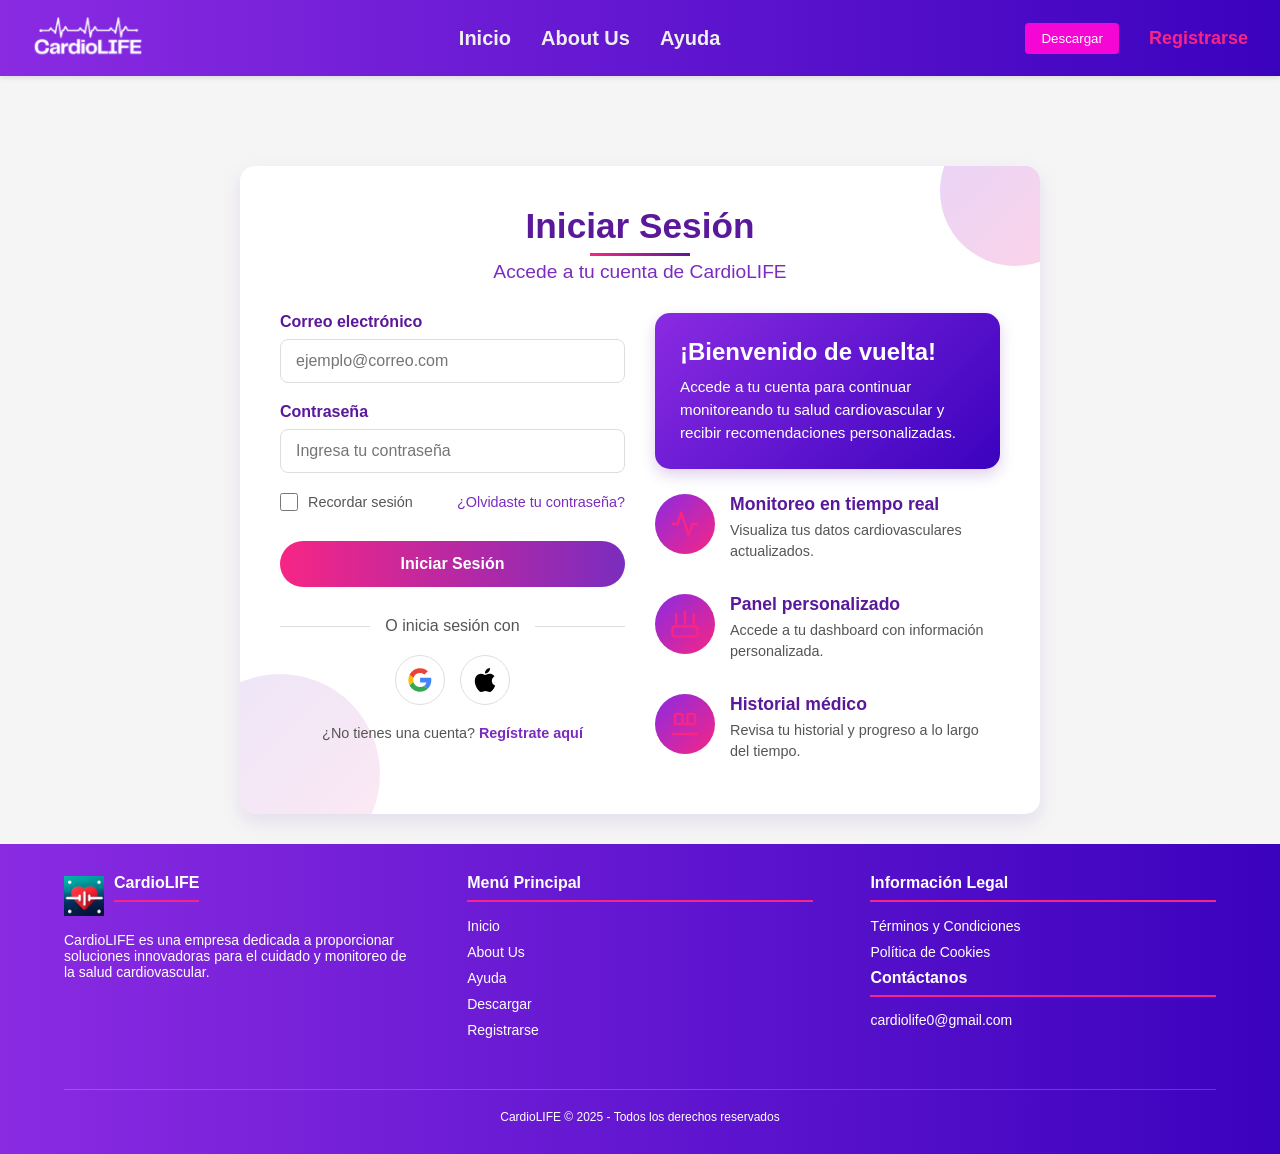
<file: CardioLIFE/html/inicio_sesion.html>
<!DOCTYPE html>
<html lang="en">
<head>
    <meta charset="UTF-8">
    <meta name="viewport" content="width=device-width, initial-scale=1.0">
    <link rel="preconnect" href="https://fonts.googleapis.com">
    <link rel="preconnect" href="https://fonts.gstatic.com" crossorigin>
    <link href="https://fonts.googleapis.com/css2?family=PT+Sans:ital,wght@0,400;0,700;1,400;1,700&display=swap" rel="stylesheet">
    <link rel="stylesheet" href="../css/inicio_sesion.css">
    <link rel="stylesheet" href="../css/style.css">
    <title>Iniciar Sesión | CardioLIFE</title>
</head>
<body>
    <div id="preloader">
        <div class="spinner"></div>
    </div>

    <!-- Header -->
    <header class="header">
        <div class="header-main">
            <div class="logo">
                <a href="index.html">
                    <img src="../Imagenes CardioLIFE/Cardio-Life-Logo-Sin-Fondo.png" alt="Logo de CardioLIFE">
                </a>
            </div>
            <div class="mobile-actions">
                <div class="menu-toggle" id="menuToggle">
                    <span></span>
                    <span></span>
                    <span></span>
                </div>
            </div>
        </div>
        <nav class="desktop-nav">
            <ul class="nav-menu">
                <li><a href="index.html">Inicio</a></li>
                <li><a href="about_us.html">About Us</a></li>
                <li><a href="#">Ayuda</a></li>
            </ul>
        </nav>
        <div class="user-actions">
            <button class="download-btn">Descargar</button>
            <div class="auth-links">
                <a href="registro.html" class="register">Registrarse</a>
            </div>
        </div>

        <!-- Menu para moviles y tablets -->
        <div class="mobile-menu" id="mobileMenu">
            <ul>
                <li><a href="index.html">Inicio</a></li>
                <li><a href="about_us.html">About Us</a></li>
                <li><a href="#">Ayuda</a></li>
                <li><a href="#"><strong>Descargar</strong></a></li>
            </ul>
            <div class="auth-links-mobile">
                <li><a href="registro.html" class="register">Registrarse</a></li>
            </div>
        </div>
    </header>

    <main>
        <section class="login-section">
            <div class="login-header">
                <h1 class="login-title">Iniciar Sesión</h1>
                <p class="login-subtitle">Accede a tu cuenta de CardioLIFE</p>
            </div>

            <div class="login-content">
                <div class="form-column">
                    <form id="loginForm" action="#" method="post">
                        <div class="form-group">
                            <label for="email" class="form-label">Correo electrónico</label>
                            <input type="email" id="email" name="email" class="form-input" placeholder="ejemplo@correo.com" required>
                        </div>

                        <div class="form-group">
                            <label for="password" class="form-label">Contraseña</label>
                            <input type="password" id="password" name="password" class="form-input" placeholder="Ingresa tu contraseña" required>
                        </div>

                        <div class="login-options">
                            <div class="form-checkbox-group">
                                <input type="checkbox" id="rememberCheck" name="rememberCheck" class="form-checkbox">
                                <label for="rememberCheck" class="form-checkbox-label">
                                    Recordar sesión
                                </label>
                            </div>
                            <a href="#" class="forgot-password">¿Olvidaste tu contraseña?</a>
                        </div>

                        <button type="submit" class="form-button">Iniciar Sesión</button>
                    </form>

                    <div class="social-login">
                        <div class="social-login-title">
                            <span>O inicia sesión con</span>
                        </div>
                        <div class="social-buttons">
                            <button class="social-button" aria-label="Iniciar sesión con Google">
                                <img src="../Imagenes CardioLIFE/google.svg" alt="google logo" class="google-img img-login">
                            </button>

                            <button class="social-button" aria-label="Iniciar sesión con Apple">
                                <img src="../Imagenes CardioLIFE/apple.svg" alt="apple logo" class="apple-img img-login">
                            </button>
                        </div>
                    </div>

                    <div class="register-link">
                        ¿No tienes una cuenta? <a href="registro.html">Regístrate aquí</a>
                    </div>
                </div>

                <div class="info-column">
                    <div class="login-card">
                        <h3>¡Bienvenido de vuelta!</h3>
                        <p>Accede a tu cuenta para continuar monitoreando tu salud cardiovascular y recibir recomendaciones personalizadas.</p>
                    </div>
                    <div class="login-features">
                        <div class="feature-item">
                            <div class="feature-icon">
                                <svg xmlns="http://www.w3.org/2000/svg" width="24" height="24" viewBox="0 0 24 24" fill="none" stroke="#f72585" stroke-width="2" stroke-linecap="round" stroke-linejoin="round">
                                    <path d="M22 12h-4l-3 9L9 3l-3 9H2"></path>
                                </svg>
                            </div>
                            <div class="feature-content">
                                <h4>Monitoreo en tiempo real</h4>
                                <p>Visualiza tus datos cardiovasculares actualizados.</p>
                            </div>
                        </div>
                        <div class="feature-item">
                            <div class="feature-icon">
                                <svg xmlns="http://www.w3.org/2000/svg" width="24" height="24" viewBox="0 0 24 24" fill="none" stroke="#f72585" stroke-width="2" stroke-linecap="round" stroke-linejoin="round">
                                    <path d="M12 2v10M5 4v8M19 4v8"></path>
                                    <rect x="2" y="14" width="20" height="8" rx="2"></rect>
                                </svg>
                            </div>
                            <div class="feature-content">
                                <h4>Panel personalizado</h4>
                                <p>Accede a tu dashboard con información personalizada.</p>
                            </div>
                        </div>
                        <div class="feature-item">
                            <div class="feature-icon">
                                <svg xmlns="http://www.w3.org/2000/svg" width="24" height="24" viewBox="0 0 24 24" fill="none" stroke="#f72585" stroke-width="2" stroke-linecap="round" stroke-linejoin="round">
                                    <path d="M4 12h8M4 12V5.5C4 4.67 4.4 4 5 4h4c.6 0 1 .67 1 1.5V12"></path>
                                    <path d="M12 12h8M20 12V5.5c0-.83-.4-1.5-1-1.5h-4c-.6 0-1 .67-1 1.5V12"></path>
                                    <path d="M2 20h20"></path>
                                </svg>
                            </div>
                            <div class="feature-content">
                                <h4>Historial médico</h4>
                                <p>Revisa tu historial y progreso a lo largo del tiempo.</p>
                            </div>
                        </div>
                    </div>
                </div>
            </div>
        </section>
    </main>

    <!-- Footer -->
    <footer>
        <div class="footer-container">
            <div class="footer-column">
                <div class="footer-logo">
                    <img src="../Imagenes CardioLIFE/Icono app CardioLIFE.jpg" alt="CardioLIFE Logo">
                    <h3>CardioLIFE</h3>
                </div>
                <p class="footer-about">
                    CardioLIFE es una empresa dedicada a proporcionar soluciones innovadoras para el cuidado y monitoreo de la salud cardiovascular.
                </p>
            </div>

            <div class="footer-column">
                <h3>Menú Principal</h3>
                <ul class="footer-menu">
                    <li><a href="index.html">Inicio</a></li>
                    <li><a href="about_us.html">About Us</a></li>
                    <li><a href="#">Ayuda</a></li>
                    <li><a href="#">Descargar</a></li>
                    <li><a href="registro.html">Registrarse</a></li>
                </ul>
            </div>

            <div class="footer-column">
                <h3>Información Legal</h3>
                <ul class="footer-menu">
                    <li><a href="terminos.html">Términos y Condiciones</a></li>
                    <li><a href="cookies.html">Política de Cookies</a></li>
                </ul>
                <div class="footer-contact">
                    <h3>Contáctanos</h3>
                    <p style="font-size: 14px; margin-bottom: 5px;">cardiolife0@gmail.com</p>
                    <p style="font-size: 14px;">+57 321 456 7890</p>
                </div>
            </div>

            <div class="footer-bottom">
                CardioLIFE © 2025 - Todos los derechos reservados
            </div>
        </div>
    </footer>

    <script src="../js/scripts.js"></script>
    <script src="../js/inicio_sesion.js"></script>

</body>
</html>
</file>
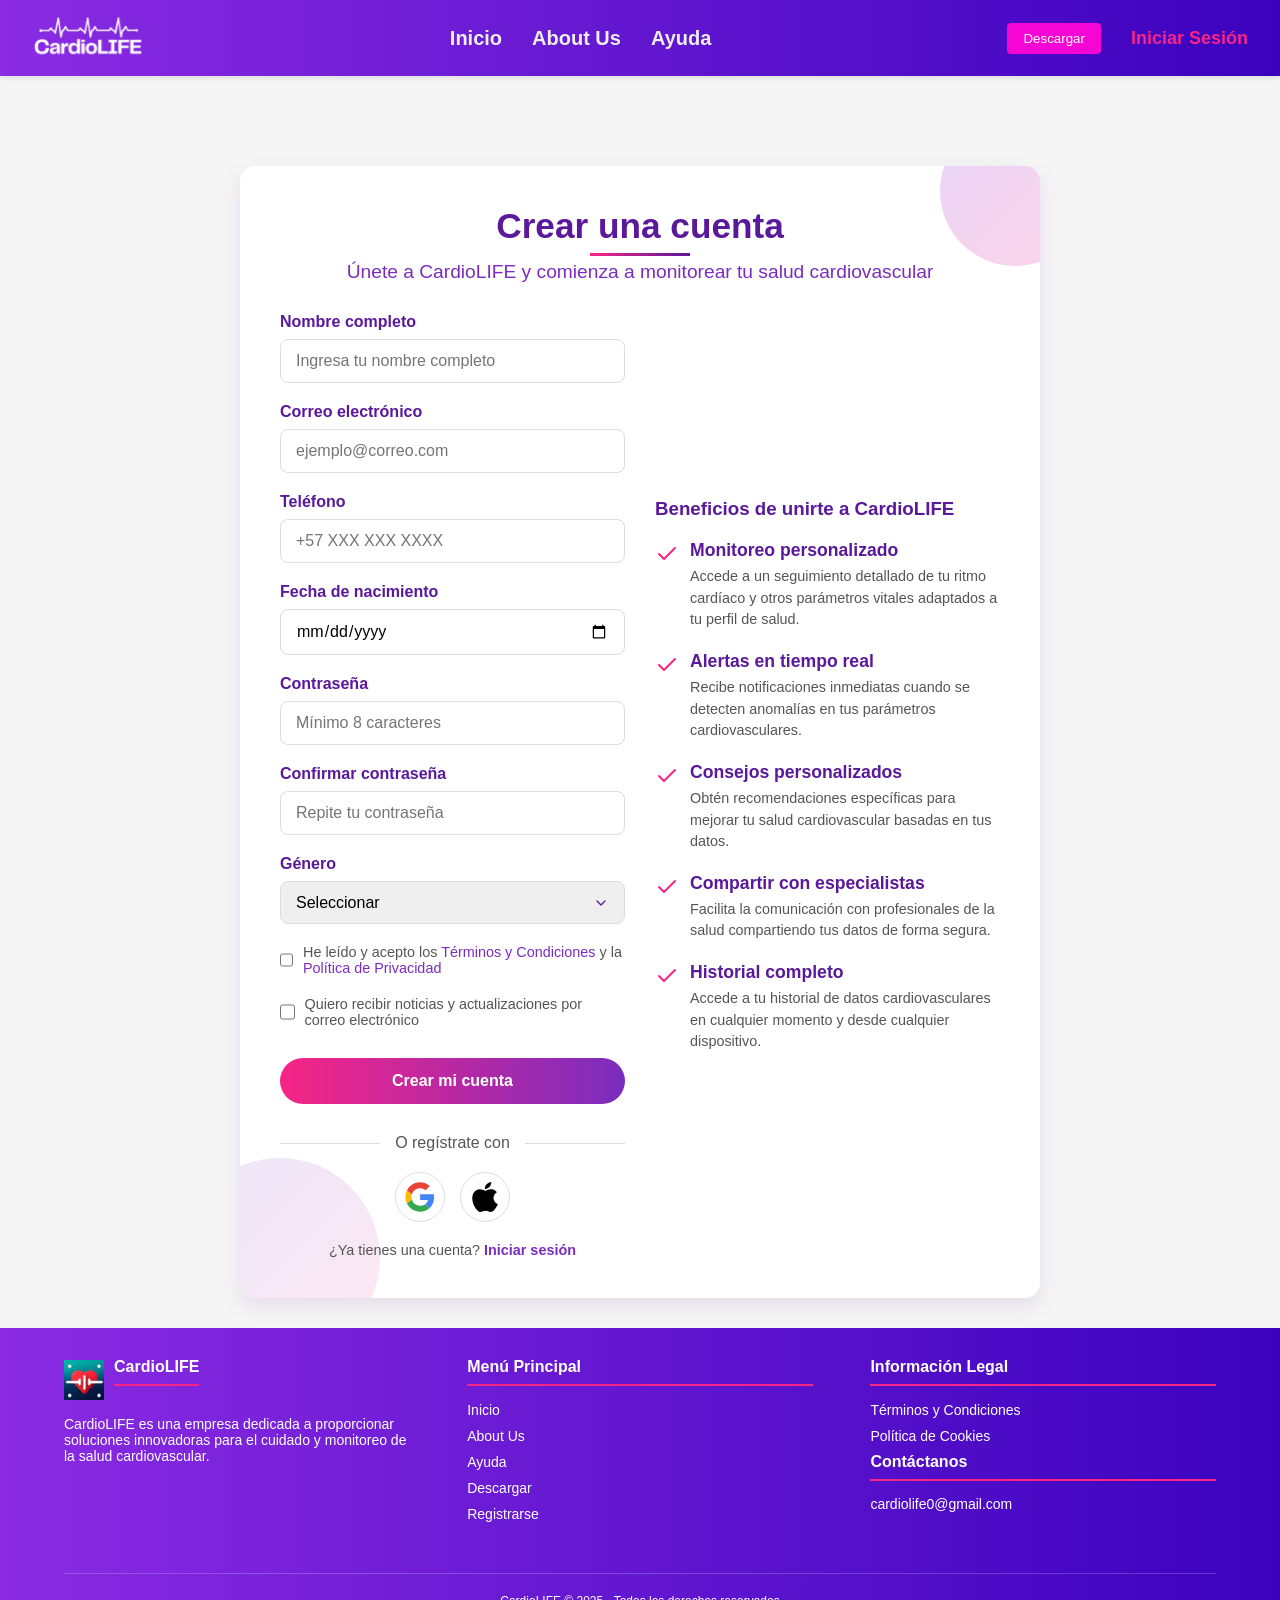
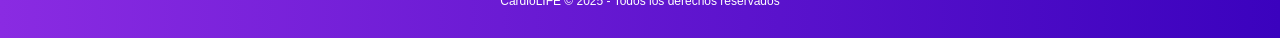
<file: CardioLIFE/html/registro.html>
<!DOCTYPE html>
<html lang="en">
<head>
    <meta charset="UTF-8">
    <meta name="viewport" content="width=device-width, initial-scale=1.0">
    <link rel="preconnect" href="https://fonts.googleapis.com">
    <link rel="preconnect" href="https://fonts.gstatic.com" crossorigin>
    <link href="https://fonts.googleapis.com/css2?family=PT+Sans:ital,wght@0,400;0,700;1,400;1,700&display=swap" rel="stylesheet">
    <link rel="stylesheet" href="../css/registro.css">
    <link rel="stylesheet" href="../css/style.css">
    <title>Registro | CardioLIFE</title>
</head>
<body>
    <div id="preloader">
        <div class="spinner"></div>
    </div>

    <!-- Header -->
    <header class="header">
        <div class="header-main">
            <div class="logo">
                <a href="index.html">
                    <img src="../Imagenes CardioLIFE/Cardio-Life-Logo-Sin-Fondo.png" alt="Logo de CardioLIFE">
                </a>
            </div>
            <div class="mobile-actions">
                <div class="menu-toggle" id="menuToggle">
                    <span></span>
                    <span></span>
                    <span></span>
                </div>
            </div>
        </div>
        <nav class="desktop-nav">
            <ul class="nav-menu">
                <li><a href="index.html">Inicio</a></li>
                <li><a href="about_us.html">About Us</a></li>
                <li><a href="#">Ayuda</a></li>
            </ul>
        </nav>
        <div class="user-actions">
            <button class="download-btn">Descargar</button>
            <div class="auth-links">
                <a href="inicio_sesion.html" class="register">Iniciar Sesión</a>
            </div>
        </div>

        <!-- Menu para moviles y tablets -->
        <div class="mobile-menu" id="mobileMenu">
            <ul>
                <li><a href="index.html">Inicio</a></li>
                <li><a href="about_us.html">About Us</a></li>
                <li><a href="#">Ayuda</a></li>
                <li><a href="#"><strong>Descargar</strong></a></li>
            </ul>
            <div class="auth-links-mobile">
                <li><a href="inicio_sesion.html" class="register">Iniciar Sesión</a></li>
            </div>
        </div>
    </header>

    <main>
        <section class="registration-section">
            <div class="registration-header">
                <h1 class="registration-title">Crear una cuenta</h1>
                <p class="registration-subtitle">Únete a CardioLIFE y comienza a monitorear tu salud cardiovascular</p>
            </div>

            <div class="registration-content">
                <div class="form-column">
                    <form id="registrationForm" action="#" method="post">
                        <div class="form-group">
                            <label for="name" class="form-label">Nombre completo</label>
                            <input type="text" id="name" name="name" class="form-input" placeholder="Ingresa tu nombre completo" required>
                        </div>

                        <div class="form-group">
                            <label for="email" class="form-label">Correo electrónico</label>
                            <input type="email" id="email" name="email" class="form-input" placeholder="ejemplo@correo.com" required>
                        </div>

                        <div class="form-group">
                            <label for="phone" class="form-label">Teléfono</label>
                            <input type="tel" id="phone" name="phone" class="form-input" placeholder="+57 XXX XXX XXXX">
                        </div>

                        <div class="form-group">
                            <label for="birthday" class="form-label">Fecha de nacimiento</label>
                            <input type="date" id="birthday" name="birthday" class="form-input" required>
                        </div>

                        <div class="form-group">
                            <label for="password" class="form-label">Contraseña</label>
                            <input type="password" id="password" name="password" class="form-input" placeholder="Mínimo 8 caracteres" required>
                        </div>

                        <div class="form-group">
                            <label for="confirmPassword" class="form-label">Confirmar contraseña</label>
                            <input type="password" id="confirmPassword" name="confirmPassword" class="form-input" placeholder="Repite tu contraseña" required>
                        </div>

                        <div class="form-group">
                            <label for="gender" class="form-label">Género</label>
                            <select id="gender" name="gender" class="form-select">
                                <option value="">Seleccionar</option>
                                <option value="masculino">Masculino</option>
                                <option value="femenino">Femenino</option>
                                <option value="otro">Otro</option>
                                <option value="prefiero_no_decir">Prefiero no decir</option>
                            </select>
                        </div>

                        <div class="form-checkbox-group">
                            <input type="checkbox" id="termsCheck" name="termsCheck" class="form-checkbox" required>
                            <label for="termsCheck" class="form-checkbox-label">
                                He leído y acepto los <a href="#">Términos y Condiciones</a> y la <a href="#">Política de Privacidad</a>
                            </label>
                        </div>

                        <div class="form-checkbox-group">
                            <input type="checkbox" id="newsletterCheck" name="newsletterCheck" class="form-checkbox">
                            <label for="newsletterCheck" class="form-checkbox-label">
                                Quiero recibir noticias y actualizaciones por correo electrónico
                            </label>
                        </div>

                        <button type="submit" class="form-button">Crear mi cuenta</button>
                    </form>

                    <div class="social-login">
                        <div class="social-login-title">
                            <span>O regístrate con</span>
                        </div>
                        <div class="social-buttons">
                            <button class="social-button" aria-label="Registrarse con Google">
                                <img src="../Imagenes CardioLIFE/google.svg" alt="google logo" class="google-img img-registro">
                            </button>

                            <button class="social-button" aria-label="Registrarse con Apple">
                                <img src="../Imagenes CardioLIFE/apple.svg" alt="apple logo" class="apple-img img-registro">
                            </button>
                        </div>
                    </div>

                    <div class="login-link">
                        ¿Ya tienes una cuenta? <a href="inicio_sesion.html">Iniciar sesión</a>
                    </div>
                </div>

                <div class="benefits-column">
                    <h3 style="color: #5a189a; margin-bottom: 20px;">Beneficios de unirte a CardioLIFE</h3>
                    <ul class="benefits-list">
                        <li class="benefit-item">
                            <h4 class="benefit-title">Monitoreo personalizado</h4>
                            <p class="benefit-description">Accede a un seguimiento detallado de tu ritmo cardíaco y otros parámetros vitales adaptados a tu perfil de salud.</p>
                        </li>
                        <li class="benefit-item">
                            <h4 class="benefit-title">Alertas en tiempo real</h4>
                            <p class="benefit-description">Recibe notificaciones inmediatas cuando se detecten anomalías en tus parámetros cardiovasculares.</p>
                        </li>
                        <li class="benefit-item">
                            <h4 class="benefit-title">Consejos personalizados</h4>
                            <p class="benefit-description">Obtén recomendaciones específicas para mejorar tu salud cardiovascular basadas en tus datos.</p>
                        </li>
                        <li class="benefit-item">
                            <h4 class="benefit-title">Compartir con especialistas</h4>
                            <p class="benefit-description">Facilita la comunicación con profesionales de la salud compartiendo tus datos de forma segura.</p>
                        </li>
                        <li class="benefit-item">
                            <h4 class="benefit-title">Historial completo</h4>
                            <p class="benefit-description">Accede a tu historial de datos cardiovasculares en cualquier momento y desde cualquier dispositivo.</p>
                        </li>
                    </ul>
                </div>
            </div>
        </section>
    </main>

    <!-- Footer -->
    <footer>
        <div class="footer-container">
            <div class="footer-column">
                <div class="footer-logo">
                    <img src="../Imagenes CardioLIFE/Icono app CardioLIFE.jpg" alt="CardioLIFE Logo">
                    <h3>CardioLIFE</h3>
                </div>
                <p class="footer-about">
                    CardioLIFE es una empresa dedicada a proporcionar soluciones innovadoras para el cuidado y monitoreo de la salud cardiovascular.
                </p>
            </div>

            <div class="footer-column">
                <h3>Menú Principal</h3>
                <ul class="footer-menu">
                    <li><a href="index.html">Inicio</a></li>
                    <li><a href="about_us.html">About Us</a></li>
                    <li><a href="#">Ayuda</a></li>
                    <li><a href="#">Descargar</a></li>
                    <li><a href="registro.html">Registrarse</a></li>
                </ul>
            </div>

            <div class="footer-column">
                <h3>Información Legal</h3>
                <ul class="footer-menu">
                    <li><a href="terminos.html">Términos y Condiciones</a></li>
                    <li><a href="cookies.html">Política de Cookies</a></li>
                </ul>
                <div class="footer-contact">
                    <h3>Contáctanos</h3>
                    <p style="font-size: 14px; margin-bottom: 5px;">cardiolife0@gmail.com</p>
                    <p style="font-size: 14px;">+57 321 456 7890</p>
                </div>
            </div>

            <div class="footer-bottom">
                CardioLIFE © 2025 - Todos los derechos reservados
            </div>
        </div>
    </footer>

    <script src="../js/scripts.js"></script>
    <script src="../js/registro.js"></script>

</body>
</html>
</file>
<file: CardioLIFE/css/inicio_sesion.css>
* {
    margin: 0;
    padding: 0;
    box-sizing: border-box;
    font-family: "PT Sans", sans-serif;
}

body {
    background-color: #f5f5f5;
    color: #333;
}

/* Preloader */
#preloader {
    position: fixed;
    top: 0;
    left: 0;
    width: 100%;
    height: 100%;
    background: linear-gradient(to right, #8A2BE2, #3B02BE);
    z-index: 9999;
    display: flex;
    justify-content: center;
    align-items: center;
    transition: opacity 0.5s ease;
}

.spinner {
    width: 60px;
    height: 60px;
    border: 5px solid rgba(255, 255, 255, 0.2);
    border-radius: 50%;
    border-top-color: #f72585;
    animation: spin 1s ease-in-out infinite;
}

@keyframes spin {
    to { transform: rotate(360deg); }
}

/* Login Form Section */
.login-section {
    max-width: 800px;
    margin: 60px auto;
    padding: 40px;
    background-color: #fff;
    border-radius: 15px;
    box-shadow: 0 8px 20px rgba(90, 24, 154, 0.1);
    position: relative;
    overflow: hidden;
    animation: fadeIn 1s ease-out forwards;
}

.login-section::before {
    content: '';
    position: absolute;
    top: -50px;
    right: -50px;
    width: 150px;
    height: 150px;
    border-radius: 50%;
    background: linear-gradient(135deg, rgba(138, 43, 226, 0.2), rgba(247, 37, 133, 0.2));
    z-index: 0;
}

.login-section::after {
    content: '';
    position: absolute;
    bottom: -60px;
    left: -60px;
    width: 200px;
    height: 200px;
    border-radius: 50%;
    background: linear-gradient(135deg, rgba(59, 2, 190, 0.1), rgba(247, 37, 133, 0.1));
    z-index: 0;
}

.login-header {
    text-align: center;
    margin-bottom: 30px;
    position: relative;
    z-index: 1;
}

.login-title {
    color: #5a189a;
    font-size: 2.2rem;
    margin-bottom: 15px;
    position: relative;
    display: inline-block;
}

.login-title::after {
    content: '';
    position: absolute;
    bottom: -10px;
    left: 50%;
    transform: translateX(-50%);
    width: 100px;
    height: 3px;
    background: linear-gradient(to right, #f72585, #5a189a);
    animation: expandWidth 1.5s ease-out forwards;
}

@keyframes expandWidth {
    from { width: 0; }
    to { width: 100px; }
}

.login-subtitle {
    color: #7b2cbf;
    font-size: 1.2rem;
}

.login-content {
    display: flex;
    flex-wrap: wrap;
    gap: 30px;
    position: relative;
    z-index: 1;
}

.form-column {
    flex: 1;
    min-width: 280px;
}

.info-column {
    flex: 1;
    min-width: 280px;
    display: flex;
    flex-direction: column;
    justify-content: center;
}

.form-group {
    margin-bottom: 20px;
    opacity: 0;
    transform: translateY(20px);
    animation: fadeInUp 0.5s forwards;
    animation-delay: calc(var(--i, 0) * 0.1s);
}

.form-group:nth-child(1) { --i: 1; }
.form-group:nth-child(2) { --i: 2; }

@keyframes fadeInUp {
    to {
        opacity: 1;
        transform: translateY(0);
    }
}

.form-label {
    display: block;
    margin-bottom: 8px;
    color: #5a189a;
    font-weight: 600;
}

.form-input {
    width: 100%;
    padding: 12px 15px;
    border: 1px solid #ddd;
    border-radius: 8px;
    font-size: 1rem;
    transition: all 0.3s ease;
}

.form-input:focus {
    border-color: #7b2cbf;
    box-shadow: 0 0 0 2px rgba(123, 44, 191, 0.2);
    outline: none;
    transform: translateY(-2px);
}

.login-options {
    display: flex;
    justify-content: space-between;
    align-items: center;
    margin-bottom: 20px;
    animation: fadeIn 0.8s forwards;
    animation-delay: 0.3s;
    opacity: 0;
}

.form-checkbox-group {
    display: flex;
    align-items: center;
}

.form-checkbox {
    margin-right: 10px;
    accent-color: #f72585;
    width: 18px;
    height: 18px;
}

.form-checkbox-label {
    font-size: 0.9rem;
    color: #555;
}

.forgot-password {
    color: #7b2cbf;
    text-decoration: none;
    font-size: 0.9rem;
    transition: color 0.3s ease;
}

.forgot-password:hover {
    color: #f72585;
    text-decoration: underline;
}

.form-button {
    background: linear-gradient(to right, #f72585, #7b2cbf);
    color: white;
    border: none;
    padding: 14px 25px;
    border-radius: 30px;
    font-size: 1rem;
    font-weight: 600;
    cursor: pointer;
    transition: all 0.3s ease;
    width: 100%;
    margin-top: 10px;
    animation: fadeIn 0.8s forwards;
    animation-delay: 0.4s;
    opacity: 0;
    position: relative;
    overflow: hidden;
}

.form-button:hover {
    background: linear-gradient(to right, #b5179e, #5a189a);
    transform: translateY(-3px);
    box-shadow: 0 6px 15px rgba(247, 37, 133, 0.3);
}

.form-button:after {
    content: '';
    position: absolute;
    top: 50%;
    left: 50%;
    width: 5px;
    height: 5px;
    background: rgba(255, 255, 255, 0.5);
    opacity: 0;
    border-radius: 100%;
    transform: scale(1, 1) translate(-50%);
    transform-origin: 50% 50%;
}

.form-button:focus:not(:active)::after {
    animation: ripple 1s ease-out;
}

@keyframes ripple {
    0% {
        transform: scale(0, 0);
        opacity: 0.5;
    }
    20% {
        transform: scale(25, 25);
        opacity: 0.5;
    }
    100% {
        opacity: 0;
        transform: scale(40, 40);
    }
}

.social-login {
    margin-top: 30px;
    text-align: center;
    animation: fadeIn 0.8s forwards;
    animation-delay: 0.5s;
    opacity: 0;
}

.social-login-title {
    position: relative;
    color: #555;
    font-size: 1rem;
    margin-bottom: 20px;
    display: flex;
    align-items: center;
    justify-content: center;
}

.social-login-title::before,
.social-login-title::after {
    content: '';
    flex: 1;
    height: 1px;
    background-color: #ddd;
}

.social-login-title span {
    padding: 0 15px;
}

.social-buttons {
    display: flex;
    justify-content: center;
    gap: 15px;
}

.social-button {
    display: flex;
    align-items: center;
    justify-content: center;
    width: 50px;
    height: 50px;
    border-radius: 50%;
    border: 1px solid #ddd;
    background-color: white;
    cursor: pointer;
    transition: all 0.3s ease;
    position: relative;
    overflow: hidden;
}

.social-button:hover {
    transform: translateY(-3px);
    box-shadow: 0 6px 15px rgba(0, 0, 0, 0.1);
}

.social-button::before {
    content: '';
    position: absolute;
    top: 0;
    left: -100%;
    width: 100%;
    height: 100%;
    background: linear-gradient(90deg, transparent, rgba(255, 255, 255, 0.2), transparent);
    transition: 0.5s;
}

.social-button:hover::before {
    left: 100%;
}

.img-login {
    width: 24px;
    height: 24px;
}

.register-link {
    margin-top: 20px;
    text-align: center;
    font-size: 0.9rem;
    color: #555;
    animation: fadeIn 0.8s forwards;
    animation-delay: 0.6s;
    opacity: 0;
}

.register-link a {
    color: #7b2cbf;
    text-decoration: none;
    font-weight: 600;
    transition: color 0.3s ease;
}

.register-link a:hover {
    color: #f72585;
    text-decoration: underline;
}

/* Info Column Styles */
.login-card {
    background: linear-gradient(135deg, #8A2BE2, #3B02BE);
    color: white;
    padding: 25px;
    border-radius: 15px;
    margin-bottom: 25px;
    box-shadow: 0 6px 15px rgba(90, 24, 154, 0.2);
    transform: translateY(20px);
    opacity: 0;
    animation: fadeInUp 0.8s forwards;
    animation-delay: 0.3s;
}

.login-card h3 {
    font-size: 1.5rem;
    margin-bottom: 10px;
}

.login-card p {
    font-size: 0.95rem;
    line-height: 1.5;
}

.login-features {
    display: flex;
    flex-direction: column;
    gap: 20px;
}

.feature-item {
    display: flex;
    align-items: flex-start;
    gap: 15px;
    transform: translateX(30px);
    opacity: 0;
    animation: fadeInLeft 0.8s forwards;
}

.feature-item:nth-child(1) { animation-delay: 0.4s; }
.feature-item:nth-child(2) { animation-delay: 0.6s; }
.feature-item:nth-child(3) { animation-delay: 0.8s; }

@keyframes fadeInLeft {
    to {
        opacity: 1;
        transform: translateX(0);
    }
}

.feature-icon {
    flex-shrink: 0;
    width: 40px;
    height: 40px;
    display: flex;
    align-items: center;
    justify-content: center;
    background-color: rgba(247, 37, 133, 0.1);
    border-radius: 50%;
    padding: 8px;
}

.feature-content h4 {
    color: #5a189a;
    margin-bottom: 5px;
    font-size: 1.1rem;
}

.feature-content p {
    color: #555;
    font-size: 0.9rem;
    line-height: 1.4;
}

/* Animations */
@keyframes fadeIn {
    from { opacity: 0; }
    to { opacity: 1; }
}

/* Input focus animation */
.input-focus .form-label {
    color: #7b2cbf;
    transform: translateY(-2px);
    transition: all 0.3s ease;
}

/* Media Queries */
@media (max-width: 768px) {
    .login-content {
        flex-direction: column;
    }
    
    .info-column {
        order: -1;
        margin-bottom: 30px;
    }
    
    .login-section {
        padding: 30px 20px;
    }
    
    .login-title {
        font-size: 1.8rem;
    }
    
    .login-subtitle {
        font-size: 1rem;
    }
}

@media (max-width: 576px) {
    .login-options {
        flex-direction: column;
        align-items: flex-start;
        gap: 15px;
    }
    
    .feature-item {
        align-items: center;
    }
}
</file>
<file: CardioLIFE/css/style.css>
* {
    margin: 0;
    padding: 0;
    box-sizing: border-box;
    font-family: Arial, sans-serif;
}

body {
    background-color: #f5f5f5;
    color: #eee;
    font-family: "PT Sans", sans-serif;
}

/* Estilos para el preloader */
#preloader {
    position: fixed;
    top: 0;
    left: 0;
    width: 100%;
    height: 100%;
    background: linear-gradient(to right, #8A2BE2, #3B02BE);
    z-index: 9999;
    display: flex;
    justify-content: center;
    align-items: center;
    transition: opacity 0.5s ease;
}

.spinner {
    width: 60px;
    height: 60px;
    border: 5px solid rgba(255, 255, 255, 0.2);
    border-radius: 50%;
    border-top-color: #f72585;
    animation: spin 1s ease-in-out infinite;
}

@keyframes spin {
    to { transform: rotate(360deg); }
}

/*Diseño header*/
.header {
    display: flex;
    align-items: center;
    justify-content: space-between;
    padding: 1rem 2rem;
    background: linear-gradient(to right, #8A2BE2, #3B02BE);
    box-shadow: 0 2px 5px rgba(0, 0, 0, 0.1);
    position: relative;
    animation: slideInFromTop 0.8s ease-out forwards;
}
.logo {
    display: flex;
    align-items: center;
    animation: fadeIn 1.2s ease-out 0.5s forwards;
    opacity: 0;
    animation-fill-mode: forwards;
}
.logo img {
    height: 40px;
    margin-right: 10px;
}
.logo h1 {
    font-size: 1.5rem;
    color: #eee;
}
.nav-menu {
    display: flex;
    list-style: none;
    animation: fadeIn 1s ease-out 1s forwards;
    opacity: 0;
    animation-fill-mode: forwards;
}
.nav-menu li {
    margin: 0 15px;
}
.nav-menu a {
    text-decoration: none;
    color: #eee;
    font-size: 20px;
    font-weight: 700;
    transition: color 0.3s ease;
}
.nav-menu a:hover {
    color: #aaa;
}
.user-actions {
    display: flex;
    align-items: center;
    animation: fadeIn 1s ease-out 0.7s forwards;
    opacity: 0;
    animation-fill-mode: forwards;
}
.download-btn {
    background-color: #f506d5;
    color: white;
    border: none;
    padding: 8px 16px;
    border-radius: 4px;
    cursor: pointer;
    margin-right: 15px;
    transition: all 0.3s ease;
    animation: scaleIn 0.5s ease-out 1.2s forwards;
    opacity: 0;
    animation-fill-mode: forwards;
}
.download-btn:hover {
    background-color: #88066c;
}
.auth-links {
    display: flex;
}
.auth-links a {
    margin-left: 15px;
    text-decoration: none;
    color: #eee;
    transition: color 0.3s ease;
}
.auth-links a:hover {
    color: #4285F4;
}
.auth-links a.register {
    color: #f72585;
    font-size: 18px;
    font-weight: 600;
}
.auth-links a.register:hover {
    color: #88066c;
    font-weight: 600;
    transition: all .5s ease;
}
.menu-toggle {
    display: none;
    flex-direction: column;
    justify-content: space-between;
    width: 30px;
    height: 21px;
    cursor: pointer;
    z-index: 2;
}
.menu-toggle span {
    display: block;
    height: 3px;
    width: 100%;
    background-color: #eee;
    border-radius: 3px;
    transition: all 0.3s ease;
}

/*Diseño del header moviles*/
.mobile-menu {
    display: none;
    position: absolute;
    top: 100%;
    right: 0;
    width: 250px;
    background: linear-gradient(to right, #8A2BE2, #3B02BE);
    box-shadow: 0 4px 6px rgba(0, 0, 0, 0.1);
    padding: 1rem;
    z-index: 10;
    border-radius: 4px;
}
.mobile-menu ul {
    list-style: none;
}
.mobile-menu li {
    margin: 15px 0;
}
.mobile-menu a {
    text-decoration: none;
    color: #eee;
    font-size: 16px;
    display: block;
    transition: color 0.3s ease;
}
.mobile-menu a:hover {
    color: #aaa;
}
.mobile-menu .auth-links-mobile {
    margin-top: 20px;
    padding-top: 20px;
    border-top: 1px solid #eee;
}
.mobile-menu .auth-links-mobile a.register {
    color: #f72585;
    font-weight: 600;
}
.mobile-menu .auth-links-mobile a.register:hover {
    color: #88066c;
}
.mobile-menu.active {
    display: block;
}
.menu-toggle.active span:nth-child(1) {
    transform: translateY(9px) rotate(45deg);
}
.menu-toggle.active span:nth-child(2) {
    opacity: 0;
}
.menu-toggle.active span:nth-child(3) {
    transform: translateY(-9px) rotate(-45deg);
}

@media (max-width: 768px) {
    .header {
        flex-wrap: wrap;
    }
    nav.desktop-nav {
        display: none;
    }
    .auth-links {
        display: none;
    }
    .menu-toggle {
        display: flex;
    }
    .header-main {
        display: flex;
        align-items: center;
        justify-content: space-between;
        width: 100%;
    }
    .user-actions .download-btn {
        display: none;
    }
    .mobile-actions .download-btn {
        display: none;
    }
}


/*Diseño imagen principal*/
.hero-section {
    position: relative;
    width: 100%;
    min-height: 500px;
    max-height: 800px;
    overflow: hidden;
}
.hero-image {
    width: 100%;
    height: 100%;
    object-fit: cover;
    animation: scaleIn 1.5s ease-out forwards;
}
.overlay {
    position: absolute;
    top: 0;
    left: 0;
    width: 100%;
    height: 100%;
    background-color: rgba(0, 0, 0, 0.8);
    animation: fadeIn 1s ease-out forwards;
}
.hero-content {
    position: absolute;
    top: 50%;
    left: 50%;
    transform: translate(-50%, -50%);
    text-align: center;
    color: white;
    width: 80%;
    max-width: 500px;
    animation: fadeIn 1.5s ease-out 0.5s forwards;
    opacity: 0;
    animation-fill-mode: forwards;
}
.hero-title {
    font-size: 3rem;
    margin-bottom: 20px;
    text-shadow: 2px 2px 4px rgba(0, 0, 0, 0.5);
    animation: slideInFromBottom 1s ease-out 0.8s forwards;
    opacity: 0;
    animation-fill-mode: forwards;
}
.hero-subtitle {
    font-size: 1.5rem;
    margin-bottom: 30px;
    text-shadow: 1px 1px 3px rgba(0, 0, 0, 0.5);
    animation: slideInFromBottom 1s ease-out 1.1s forwards;
    opacity: 0;
    animation-fill-mode: forwards;
}
.hero-button {
    display: inline-block;
    background-color: #f72585;
    color: white;
    padding: 12px 30px;
    border-radius: 30px;
    text-decoration: none;
    font-weight: bold;
    font-size: 1rem;
    transition: background-color 0.3s ease;
    animation: scaleIn 0.8s ease-out 1.5s forwards;
    opacity: 0;
    animation-fill-mode: forwards;
}
.hero-button:hover {
    background-color: #b5179e;
}
@media (max-width: 768px) {
    .hero-title {
        font-size: 2rem;
    }
    .hero-subtitle {
        font-size: 1.2rem;
    }
}
@media (max-width: 480px) {
    .hero-section {
        height: 400px;
    }
    .hero-title {
        font-size: 1.8rem;
    }
    .hero-subtitle {
        font-size: 1rem;
    }
    .hero-button {
        padding: 10px 20px;
        font-size: 0.9rem;
    }
}

/* Nuevos estilos para las secciones de contenido */
.content-section,
.seccion-contenido,
.testimonial-section {
    display: flex;
    flex-direction: row;
    align-items: center;
    justify-content: space-between;
    gap: 40px;
    background-color: #f9f5ff;
    border-radius: 10px;
    padding: 40px;
    margin: 80px auto;
    max-width: 1200px;
    width: 90%;
    box-shadow: 0 8px 20px rgba(90, 24, 154, 0.1);
    position: relative;
    overflow: hidden;
    color: #333; /* Color de texto más legible en fondo claro */
}

/* Alternamos la dirección para crear variedad visual */
.seccion-contenido {
    flex-direction: row;
}
@media (max-width: 768px) {
    .content-section,
    .seccion-contenido,
    .testimonial-section {
        flex-direction: column;
        padding: 30px 20px;
        gap: 20px;
    }
    
    .image-container,
    .contenedor-imagen {
        order: -1; /* Imágenes siempre arriba en móvil, independientemente del flex-direction */
    }
}

/* Contenedores de texto e imagen con tamaños proporcionales */
.text-content,
.contenido-texto {
    flex: 1;
    max-width: 60%;
    position: relative;
    z-index: 1;
}

.image-container,
.contenedor-imagen {
    flex: 1;
    max-width: 40%;
    display: flex;
    justify-content: center;
    align-items: center;
    position: relative;
    z-index: 1;
}

/* Estilo para las imágenes que se adaptan al contenedor */
.section-image,
.imagen-seccion {
    width: 100%;
    height: auto;
    max-height: 400px;
    object-fit: cover;
    transform: scale(0.95);
    transition: transform 0.8s ease;
    box-shadow: 0 10px 25px rgba(90, 24, 154, 0.15);
    border-radius: 12px;
}

.section-image:hover,
.imagen-seccion:hover {
    transform: scale(1);
}

.content-section::before,
.seccion-contenido::before,
.testimonial-section::before {
    content: '';
    position: absolute;
    top: -50px;
    right: -50px;
    width: 150px;
    height: 150px;
    border-radius: 50%;
    background: linear-gradient(135deg, rgba(138, 43, 226, 0.2), rgba(247, 37, 133, 0.2));
    z-index: 0;
}

.content-section::after,
.seccion-contenido::after,
.testimonial-section::after {
    content: '';
    position: absolute;
    bottom: -60px;
    left: -60px;
    width: 200px;
    height: 200px;
    border-radius: 50%;
    background: linear-gradient(135deg, rgba(59, 2, 190, 0.1), rgba(247, 37, 133, 0.1));
    z-index: 0;
}

/* Estilos para los títulos */
.section-title,
.titulo-seccion {
    position: relative;
    display: inline-block;
    margin-bottom: 30px;
    color: #5a189a;
    font-size: 2rem;
}

.section-subtitle,
.subtitulo-seccion {
    color: #7b2cbf;
    margin-bottom: 20px;
    font-size: 1.3rem;
}

.section-title::after,
.titulo-seccion::after {
    content: '';
    position: absolute;
    bottom: -10px;
    left: 0;
    width: 0;
    height: 3px;
    background: linear-gradient(to right, #f72585, #5a189a);
    transition: width 1.5s ease;
}

.content-section.visible .section-title::after,
.seccion-contenido.visible .titulo-seccion::after,
.testimonial-section.visible .section-title::after {
    width: 100%;
}

/* Estilos para los párrafos */
.section-text,
.texto-seccion {
    margin-bottom: 20px;
    line-height: 1.6;
    color: #444;
    font-size: 1rem;
}

/* Estilos para los botones */
.section-button,
.boton-seccion {
    display: inline-block;
    background-color: #f72585;
    color: white;
    padding: 10px 25px;
    border-radius: 30px;
    text-decoration: none;
    font-weight: 600;
    font-size: 1rem;
    transition: all 0.3s ease;
    position: relative;
    overflow: hidden;
    z-index: 1;
    margin-top: 10px;
}

.section-button:hover,
.boton-seccion:hover {
    background-color: #b5179e;
    transform: translateY(-3px);
    box-shadow: 0 4px 12px rgba(247, 37, 133, 0.3);
}

.section-button::before,
.boton-seccion::before {
    content: '';
    position: absolute;
    top: 0;
    left: -100%;
    width: 100%;
    height: 100%;
    background: linear-gradient(90deg, transparent, rgba(255, 255, 255, 0.2), transparent);
    transition: left 0.7s ease;
    z-index: -1;
}

.section-button:hover::before,
.boton-seccion:hover::before {
    left: 100%;
}

/* Animaciones para todas las secciones */
@keyframes pulseGlow {
    0% {
        box-shadow: 0 8px 20px rgba(90, 24, 154, 0.1);
    }
    50% {
        box-shadow: 0 12px 28px rgba(90, 24, 154, 0.2);
    }
    100% {
        box-shadow: 0 8px 20px rgba(90, 24, 154, 0.1);
    }
}

.content-section.visible,
.seccion-contenido.visible,
.testimonial-section.visible {
    animation: fadeIn 1s ease-out forwards, pulseGlow 3s ease-in-out infinite;
}

/* Animación para los párrafos */
.text-content p,
.contenido-texto p {
    opacity: 0;
    transform: translateY(20px);
}

.content-section.visible .text-content p,
.seccion-contenido.visible .contenido-texto p,
.testimonial-section.visible .text-content p {
    animation: fadeInUp 0.8s ease-out forwards;
}

.content-section.visible .text-content p:nth-child(3),
.seccion-contenido.visible .contenido-texto p:nth-child(3),
.testimonial-section.visible .text-content p:nth-child(3) {
    animation-delay: 0.3s;
}

.content-section.visible .text-content p:nth-child(4),
.seccion-contenido.visible .contenido-texto p:nth-child(4),
.testimonial-section.visible .text-content p:nth-child(4) {
    animation-delay: 0.6s;
}

@keyframes fadeInUp {
    from {
        opacity: 0;
        transform: translateY(20px);
    }
    to {
        opacity: 1;
        transform: translateY(0);
    }
}

/* Responsivo para dispositivos móviles */
@media (max-width: 768px) {
    .content-section,
    .seccion-contenido,
    .testimonial-section {
        flex-direction: column;
        padding: 30px 20px;
        gap: 20px;
    }
    
    .text-content,
    .contenido-texto,
    .image-container,
    .contenedor-imagen {
        max-width: 100%;
    }
    
    .image-container,
    .contenedor-imagen {
        order: -1; /* Imágenes siempre arriba en móvil */
    }
    
    .section-title,
    .titulo-seccion {
        font-size: 1.8rem;
    }
    
    .section-subtitle,
    .subtitulo-seccion {
        font-size: 1.2rem;
    }
    
    .content-section::before,
    .content-section::after,
    .seccion-contenido::before,
    .seccion-contenido::after,
    .testimonial-section::before,
    .testimonial-section::after {
        width: 100px;
        height: 100px;
    }
}

.features-section {
    padding: 60px 20px;
    margin: 60px auto;
    max-width: 1200px;
    text-align: center;
    animation: fadeIn 1s ease-out forwards;
    opacity: 0;
    animation-fill-mode: forwards;
}

.features-title {
    font-size: 2.5rem;
    color: #5a189a;
    margin-bottom: 50px;
    position: relative;
    display: inline-block;
}

.features-title::after {
    content: '';
    position: absolute;
    bottom: -10px;
    left: 50%;
    transform: translateX(-50%);
    width: 0;
    height: 3px;
    background: linear-gradient(to right, #f72585, #5a189a);
    transition: width 1.5s ease;
}

.features-section.visible .features-title::after {
    width: 80%;
}

.features-container {
    display: flex;
    flex-wrap: wrap;
    justify-content: center;
    gap: 30px;
}

.feature-card {
    background: white;
    border-radius: 15px;
    padding: 30px 20px;
    width: calc(50% - 30px);
    max-width: 280px;
    box-shadow: 0 8px 20px rgba(90, 24, 154, 0.1);
    transition: all 0.3s ease;
    color: #333;
    opacity: 0;
    transform: translateY(20px);
}

.features-section.visible .feature-card {
    animation: fadeInUp 0.8s ease-out forwards;
}

.features-section.visible .feature-card:nth-child(2) {
    animation-delay: 0.2s;
}

.features-section.visible .feature-card:nth-child(3) {
    animation-delay: 0.4s;
}

.features-section.visible .feature-card:nth-child(4) {
    animation-delay: 0.6s;
}

.feature-card:hover {
    transform: translateY(-10px);
    box-shadow: 0 12px 30px rgba(90, 24, 154, 0.15);
}

.feature-icon {
    width: 60px;
    height: 60px;
    background: linear-gradient(135deg, #8A2BE2, #f72585);
    border-radius: 50%;
    display: flex;
    align-items: center;
    justify-content: center;
    margin: 0 auto 20px;
}

.feature-icon svg {
    width: 30px;
    height: 30px;
    color: white;
}

.feature-card h3 {
    font-size: 1.2rem;
    color: #5a189a;
    margin-bottom: 15px;
}

.feature-card p {
    font-size: 0.95rem;
    line-height: 1.5;
    color: #555;
}

/* Sección de llamada a la acción (CTA) */
.cta-section {
    background: linear-gradient(135deg, rgba(138, 43, 226, 0.95), rgba(59, 2, 190, 0.95));
    padding: 60px 40px;
    margin: 80px auto;
    max-width: 1200px;
    width: 40%;
    border-radius: 20px;
    display: flex;
    align-items: center;
    justify-content: space-between;
    gap: 40px;
    box-shadow: 0 15px 30px rgba(90, 24, 154, 0.2);
    position: relative;
    overflow: hidden;
    color: white;
    animation: fadeIn 1s ease-out forwards;
    opacity: 0;
    animation-fill-mode: forwards;
}

.cta-content {
    flex: 1;
    max-width: 60%;
    z-index: 1;
}

.cta-image {
    flex: 1;
    max-width: 40%;
    z-index: 1;
}

.cta-image img {
    width: 100%;
    height: auto;
    border-radius: 12px;
    box-shadow: 0 10px 25px rgba(0, 0, 0, 0.2);
    transform: rotate(3deg);
    transition: all 0.5s ease;
}

.cta-section:hover .cta-image img {
    transform: rotate(0);
}

.cta-section h2 {
    font-size: 2rem;
    margin-bottom: 20px;
}

.cta-section p {
    font-size: 1.1rem;
    margin-bottom: 30px;
    opacity: 0.9;
}

.cta-buttons {
    display: flex;
    gap: 15px;
    flex-wrap: wrap;
}

.cta-primary {
    background-color: #f72585;
    color: white;
    padding: 12px 30px;
    border-radius: 30px;
    text-decoration: none;
    font-weight: 600;
    transition: all 0.3s ease;
    display: inline-block;
}

.cta-secondary {
    background-color: transparent;
    color: white;
    border: 2px solid white;
    padding: 10px 25px;
    border-radius: 30px;
    text-decoration: none;
    font-weight: 600;
    transition: all 0.3s ease;
    display: inline-block;
}

.cta-primary:hover {
    background-color: #b5179e;
    transform: translateY(-3px);
    box-shadow: 0 8px 15px rgba(247, 37, 133, 0.3);
}

.cta-secondary:hover {
    background-color: rgba(255, 255, 255, 0.1);
    transform: translateY(-3px);
}

.cta-section::before {
    content: '';
    position: absolute;
    top: -50px;
    right: -50px;
    width: 200px;
    height: 200px;
    border-radius: 50%;
    background: rgba(247, 37, 133, 0.2);
    z-index: 0;
}

.cta-section::after {
    content: '';
    position: absolute;
    bottom: -60px;
    left: -60px;
    width: 250px;
    height: 250px;
    border-radius: 50%;
    background: rgba(247, 37, 133, 0.15);
    z-index: 0;
}

/* Responsivo */
@media (max-width: 992px) {
    .feature-card {
        width: calc(50% - 20px);
    }
}

@media (max-width: 768px) {
    .features-title {
        font-size: 2rem;
    }
    
    .feature-card {
        width: 100%;
        max-width: 350px;
    }
    
    .cta-section {
        flex-direction: column;
        padding: 40px 30px;
    }
    
    .cta-content, .cta-image {
        max-width: 100%;
    }
    
    .cta-image {
        order: -1;
        margin-bottom: 30px;
    }
    
    .cta-image img {
        max-width: 300px;
        margin: 0 auto;
        display: block;
    }
    
    .cta-section h2 {
        font-size: 1.8rem;
        text-align: center;
    }
    
    .cta-section p {
        text-align: center;
    }
    
    .cta-buttons {
        justify-content: center;
    }
}

@media (max-width: 480px) {
    .features-title {
        font-size: 1.8rem;
    }
}

/*Diseño footer*/
footer {
    background: linear-gradient(to right, #8A2BE2, #3B02BE);
    color: #fff;
    padding: 30px 0;
    animation: slideInFromBottom 1s ease-out forwards;
    animation-delay: 0.2s;
    opacity: 0;
    animation-fill-mode: forwards;
}
.footer-container {
    width: 90%;
    max-width: 1200px;
    margin: 0 auto;
    display: flex;
    flex-wrap: wrap;
    justify-content: space-between;
}
.footer-column {
    width: 30%;
    margin-bottom: 20px;
    opacity: 0;
}
.footer-column.visible {
    animation: fadeIn 1s ease-out forwards;
}
.footer-logo {
    display: flex;
    align-items: center;
    margin-bottom: 15px;
}
.footer-logo img {
    width: 40px;
    height: 40px;
    margin-right: 10px;
}
.footer-logo h3 {
    font-size: 18px;
}
.footer-about {
    font-size: 14px;
    margin-bottom: 15px;
}
.footer-column h3 {
    font-size: 16px;
    margin-bottom: 15px;
    padding-bottom: 8px;
    border-bottom: 2px solid #f72585;
}
.footer-menu {
    list-style: none;
}

.footer-menu li {
    margin-bottom: 8px;
}
.footer-menu a {
    color: #fff;
    text-decoration: none;
    font-size: 14px;
}
.footer-menu a:hover {
    color: #f72585;
}
.footer-bottom {
    width: 100%;
    text-align: center;
    padding-top: 20px;
    margin-top: 20px;
    border-top: 1px solid rgba(255, 255, 255, 0.2);
    font-size: 12px;
}
@media (max-width: 768px) {
    .footer-column {
        width: 48%;
    }
}
@media (max-width: 576px) {
    .footer-column {
        width: 100%;
    }
}

/* Estilos de animación de entrada */
@keyframes fadeIn {
    from { opacity: 0; }
    to { opacity: 1; }
}

@keyframes slideInFromLeft {
    0% {
        transform: translateX(-100%);
        opacity: 0;
    }
    100% {
        transform: translateX(0);
        opacity: 1;
    }
}

@keyframes slideInFromRight {
    0% {
        transform: translateX(100%);
        opacity: 0;
    }
    100% {
        transform: translateX(0);
        opacity: 1;
    }
}

@keyframes slideInFromTop {
    0% {
        transform: translateY(-50px);
        opacity: 0;
    }
    100% {
        transform: translateY(0);
        opacity: 1;
    }
}

@keyframes slideInFromBottom {
    0% {
        transform: translateY(50px);
        opacity: 0;
    }
    100% {
        transform: translateY(0);
        opacity: 1;
    }
}

@keyframes scaleIn {
    0% {
        transform: scale(0.8);
        opacity: 0;
    }
    100% {
        transform: scale(1);
        opacity: 1;
    }
}
</file>
<file: CardioLIFE/css/registro.css>
* {
    margin: 0;
    padding: 0;
    box-sizing: border-box;
    font-family: "PT Sans", sans-serif;
}

body {
    background-color: #f5f5f5;
    color: #333;
}

/* Preloader */
#preloader {
    position: fixed;
    top: 0;
    left: 0;
    width: 100%;
    height: 100%;
    background: linear-gradient(to right, #8A2BE2, #3B02BE);
    z-index: 9999;
    display: flex;
    justify-content: center;
    align-items: center;
    transition: opacity 0.5s ease;
}

.spinner {
    width: 60px;
    height: 60px;
    border: 5px solid rgba(255, 255, 255, 0.2);
    border-radius: 50%;
    border-top-color: #f72585;
    animation: spin 1s ease-in-out infinite;
}

@keyframes spin {
    to { transform: rotate(360deg); }
}

/* Header */
.header {
    display: flex;
    align-items: center;
    justify-content: space-between;
    padding: 1rem 2rem;
    background: linear-gradient(to right, #8A2BE2, #3B02BE);
    box-shadow: 0 2px 5px rgba(0, 0, 0, 0.1);
    position: relative;
    animation: slideInFromTop 0.8s ease-out forwards;
}
.logo {
    display: flex;
    align-items: center;
    animation: fadeIn 1.2s ease-out 0.5s forwards;
    opacity: 0;
    animation-fill-mode: forwards;
}
.logo img {
    height: 40px;
    margin-right: 10px;
}
.logo h1 {
    font-size: 1.5rem;
    color: #eee;
}
.nav-menu {
    display: flex;
    list-style: none;
    animation: fadeIn 1s ease-out 1s forwards;
    opacity: 0;
    animation-fill-mode: forwards;
}
.nav-menu li {
    margin: 0 15px;
}
.nav-menu a {
    text-decoration: none;
    color: #eee;
    font-size: 20px;
    font-weight: 700;
    transition: color 0.3s ease;
}
.nav-menu a:hover {
    color: #aaa;
}
.user-actions {
    display: flex;
    align-items: center;
    animation: fadeIn 1s ease-out 0.7s forwards;
    opacity: 0;
    animation-fill-mode: forwards;
}
.download-btn {
    background-color: #f506d5;
    color: white;
    border: none;
    padding: 8px 16px;
    border-radius: 4px;
    cursor: pointer;
    margin-right: 15px;
    transition: all 0.3s ease;
    animation: scaleIn 0.5s ease-out 1.2s forwards;
    opacity: 0;
    animation-fill-mode: forwards;
}
.download-btn:hover {
    background-color: #88066c;
}
.auth-links {
    display: flex;
}
.auth-links a {
    margin-left: 15px;
    text-decoration: none;
    color: #eee;
    transition: color 0.3s ease;
}
.auth-links a:hover {
    color: #4285F4;
}
.auth-links a.register {
    color: #f72585;
    font-size: 18px;
    font-weight: 600;
}
.auth-links a.register:hover {
    color: #88066c;
    font-weight: 600;
    transition: all .5s ease;
}
.menu-toggle {
    display: none;
    flex-direction: column;
    justify-content: space-between;
    width: 30px;
    height: 21px;
    cursor: pointer;
    z-index: 2;
}
.menu-toggle span {
    display: block;
    height: 3px;
    width: 100%;
    background-color: #eee;
    border-radius: 3px;
    transition: all 0.3s ease;
}

/*Diseño del header moviles*/
.mobile-menu {
    display: none;
    position: absolute;
    top: 100%;
    right: 0;
    width: 250px;
    background: linear-gradient(to right, #8A2BE2, #3B02BE);
    box-shadow: 0 4px 6px rgba(0, 0, 0, 0.1);
    padding: 1rem;
    z-index: 99;
    border-radius: 4px;
    opacity: 0;
    transform: translateY(-10px);
    transition: opacity 0.3s ease, transform 0.3s ease;
}
.mobile-menu.active {
    opacity: 1;
    transform: translateY(0);
    display: block !important;
    z-index: 99;
}
.mobile-menu ul {
    list-style: none;
}
.mobile-menu li {
    margin: 15px 0;
}
.mobile-menu a {
    text-decoration: none;
    color: #eee;
    font-size: 16px;
    display: block;
    transition: color 0.3s ease;
}
.mobile-menu a:hover {
    color: #aaa;
}
.mobile-menu .auth-links-mobile {
    margin-top: 20px;
    padding-top: 20px;
    border-top: 1px solid #eee;
}
.mobile-menu .auth-links-mobile a.register {
    color: #f72585;
    font-weight: 600;
}
.mobile-menu .auth-links-mobile a.register:hover {
    color: #88066c;
}
.menu-toggle.active span:nth-child(1) {
    transform: translateY(9px) rotate(45deg);
}
.menu-toggle.active span:nth-child(2) {
    opacity: 0;
}
.menu-toggle.active span:nth-child(3) {
    transform: translateY(-9px) rotate(-45deg);
}

@media (max-width: 768px) {
    .header {
        flex-wrap: wrap;
    }
    nav.desktop-nav {
        display: none;
    }
    .auth-links {
        display: none;
    }
    .menu-toggle {
        display: flex;
    }
    .header-main {
        display: flex;
        align-items: center;
        justify-content: space-between;
        width: 100%;
    }
    .user-actions .download-btn {
        display: none;
    }
    .mobile-actions .download-btn {
        display: none;
    }
}

/* Registration Form Section */
.registration-section {
    max-width: 800px;
    margin: 60px auto;
    padding: 40px;
    background-color: #fff;
    border-radius: 15px;
    box-shadow: 0 8px 20px rgba(90, 24, 154, 0.1);
    position: relative;
    overflow: hidden;
    animation: fadeIn 1s ease-out forwards;
}

.registration-section::before {
    content: '';
    position: absolute;
    top: -50px;
    right: -50px;
    width: 150px;
    height: 150px;
    border-radius: 50%;
    background: linear-gradient(135deg, rgba(138, 43, 226, 0.2), rgba(247, 37, 133, 0.2));
    z-index: 0;
}

.registration-section::after {
    content: '';
    position: absolute;
    bottom: -60px;
    left: -60px;
    width: 200px;
    height: 200px;
    border-radius: 50%;
    background: linear-gradient(135deg, rgba(59, 2, 190, 0.1), rgba(247, 37, 133, 0.1));
    z-index: 0;
}

.registration-header {
    text-align: center;
    margin-bottom: 30px;
    position: relative;
    z-index: 1;
}

.registration-title {
    color: #5a189a;
    font-size: 2.2rem;
    margin-bottom: 15px;
    position: relative;
    display: inline-block;
}

.registration-title::after {
    content: '';
    position: absolute;
    bottom: -10px;
    left: 50%;
    transform: translateX(-50%);
    width: 100px;
    height: 3px;
    background: linear-gradient(to right, #f72585, #5a189a);
    animation: expandWidth 1.5s ease-out forwards;
}

.registration-subtitle {
    color: #7b2cbf;
    font-size: 1.2rem;
}

.registration-content {
    display: flex;
    flex-wrap: wrap;
    gap: 30px;
    position: relative;
    z-index: 1;
}

.form-column {
    flex: 1;
    min-width: 280px;
}

.benefits-column {
    flex: 1;
    min-width: 280px;
    display: flex;
    flex-direction: column;
    justify-content: center;
}

.form-group {
    margin-bottom: 20px;
}

.form-label {
    display: block;
    margin-bottom: 8px;
    color: #5a189a;
    font-weight: 600;
}

.form-input {
    width: 100%;
    padding: 12px 15px;
    border: 1px solid #ddd;
    border-radius: 8px;
    font-size: 1rem;
    transition: all 0.3s ease;
}

.form-input:focus {
    border-color: #7b2cbf;
    box-shadow: 0 0 0 2px rgba(123, 44, 191, 0.2);
    outline: none;
}

.form-select {
    width: 100%;
    padding: 12px 15px;
    border: 1px solid #ddd;
    border-radius: 8px;
    font-size: 1rem;
    transition: all 0.3s ease;
    appearance: none;
    background-image: url("data:image/svg+xml,%3Csvg xmlns='http://www.w3.org/2000/svg' width='24' height='24' viewBox='0 0 24 24' fill='none' stroke='%235a189a' stroke-width='2' stroke-linecap='round' stroke-linejoin='round'%3E%3Cpolyline points='6 9 12 15 18 9'%3E%3C/polyline%3E%3C/svg%3E");
    background-repeat: no-repeat;
    background-position: right 15px center;
    background-size: 16px;
}

.form-select:focus {
    border-color: #7b2cbf;
    box-shadow: 0 0 0 2px rgba(123, 44, 191, 0.2);
    outline: none;
}

.form-checkbox-group {
    display: flex;
    align-items: center;
    margin-bottom: 20px;
}

.form-checkbox {
    margin-right: 10px;
    accent-color: #f72585;
    width: 18px;
    height: 18px;
}

.form-checkbox-label {
    font-size: 0.9rem;
    color: #555;
}

.form-checkbox-label a {
    color: #7b2cbf;
    text-decoration: none;
}

.form-checkbox-label a:hover {
    text-decoration: underline;
}

.form-button {
    background: linear-gradient(to right, #f72585, #7b2cbf);
    color: white;
    border: none;
    padding: 14px 25px;
    border-radius: 30px;
    font-size: 1rem;
    font-weight: 600;
    cursor: pointer;
    transition: all 0.3s ease;
    width: 100%;
    margin-top: 10px;
}

.form-button:hover {
    background: linear-gradient(to right, #b5179e, #5a189a);
    transform: translateY(-3px);
    box-shadow: 0 6px 15px rgba(247, 37, 133, 0.3);
}

.benefits-list {
    list-style: none;
    padding: 0;
}

.benefit-item {
    margin-bottom: 20px;
    padding-left: 35px;
    position: relative;
}

.benefit-item::before {
    content: '';
    position: absolute;
    left: 0;
    top: 2px;
    width: 24px;
    height: 24px;
    background-image: url("data:image/svg+xml,%3Csvg xmlns='http://www.w3.org/2000/svg' width='24' height='24' viewBox='0 0 24 24' fill='none' stroke='%23f72585' stroke-width='2' stroke-linecap='round' stroke-linejoin='round'%3E%3Cpolyline points='20 6 9 17 4 12'%3E%3C/polyline%3E%3C/svg%3E");
    background-repeat: no-repeat;
}

.benefit-title {
    color: #5a189a;
    font-size: 1.1rem;
    margin-bottom: 5px;
}

.benefit-description {
    color: #555;
    font-size: 0.9rem;
    line-height: 1.5;
}

.social-login {
    margin-top: 30px;
    text-align: center;
}

.social-login-title {
    position: relative;
    color: #555;
    font-size: 1rem;
    margin-bottom: 20px;
    display: flex;
    align-items: center;
    justify-content: center;
}

.social-login-title::before,
.social-login-title::after {
    content: '';
    flex: 1;
    height: 1px;
    background-color: #ddd;
}

.social-login-title span {
    padding: 0 15px;
}

.social-buttons {
    display: flex;
    justify-content: center;
    gap: 15px;
}

.social-button {
    display: flex;
    align-items: center;
    justify-content: center;
    width: 50px;
    height: 50px;
    border-radius: 50%;
    border: 1px solid #ddd;
    background-color: white;
    cursor: pointer;
    transition: all 0.3s ease;
}

.social-button:hover {
    transform: translateY(-3px);
    box-shadow: 0 6px 15px rgba(0, 0, 0, 0.1);
}

.img-registro{
    width: 30px;
}

.login-link {
    margin-top: 20px;
    text-align: center;
    font-size: 0.9rem;
    color: #555;
}

.login-link a {
    color: #7b2cbf;
    text-decoration: none;
    font-weight: 600;
}

.login-link a:hover {
    text-decoration: underline;
}

/* Footer */
footer {
    background: linear-gradient(to right, #8A2BE2, #3B02BE);
    color: #fff;
    padding: 30px 0;
    animation: slideInFromBottom 1s ease-out forwards;
    animation-delay: 0.2s;
    opacity: 0;
    animation-fill-mode: forwards;
}
.footer-container {
    width: 90%;
    max-width: 1200px;
    margin: 0 auto;
    display: flex;
    flex-wrap: wrap;
    justify-content: space-between;
}
.footer-column {
    width: 30%;
    margin-bottom: 20px;
    opacity: 0;
}
.footer-column.visible {
    animation: fadeIn 1s ease-out forwards;
}
.footer-logo {
    display: flex;
    align-items: center;
    margin-bottom: 15px;
}
.footer-logo img {
    width: 40px;
    height: 40px;
    margin-right: 10px;
}
.footer-logo h3 {
    font-size: 18px;
}
.footer-about {
    font-size: 14px;
    margin-bottom: 15px;
}
.footer-column h3 {
    font-size: 16px;
    margin-bottom: 15px;
    padding-bottom: 8px;
    border-bottom: 2px solid #f72585;
}
.footer-menu {
    list-style: none;
}

.footer-menu li {
    margin-bottom: 8px;
}
.footer-menu a {
    color: #fff;
    text-decoration: none;
    font-size: 14px;
}
.footer-menu a:hover {
    color: #f72585;
}
.footer-bottom {
    width: 100%;
    text-align: center;
    padding-top: 20px;
    margin-top: 20px;
    border-top: 1px solid rgba(255, 255, 255, 0.2);
    font-size: 12px;
}
@media (max-width: 768px) {
    .footer-column {
        width: 48%;
    }
}
@media (max-width: 576px) {
    .footer-column {
        width: 100%;
    }
}

/*Animaciones*/
.form-group {
    transition: opacity 0.5s ease, transform 0.5s ease;
}

.form-group.form-animate {
    opacity: 1 !important;
    transform: translateY(0) !important;
}

/* Input focus animation */
.input-focus .form-label {
    color: #7b2cbf;
    transform: translateY(-2px);
    transition: all 0.3s ease;
}

/* Button hover pulse effect */
.form-button {
    position: relative;
    overflow: hidden;
}

.form-button:after {
    content: '';
    position: absolute;
    top: 50%;
    left: 50%;
    width: 5px;
    height: 5px;
    background: rgba(255, 255, 255, 0.5);
    opacity: 0;
    border-radius: 100%;
    transform: scale(1, 1) translate(-50%);
    transform-origin: 50% 50%;
}

.form-button:focus:not(:active)::after {
    animation: ripple 1s ease-out;
}

@keyframes ripple {
    0% {
        transform: scale(0, 0);
        opacity: 0.5;
    }
    20% {
        transform: scale(25, 25);
        opacity: 0.5;
    }
    100% {
        opacity: 0;
        transform: scale(40, 40);
    }
}

/* Registration title animation */
.registration-title.animated::after {
    animation: expandWidth 1.5s ease-out forwards;
}

/* Benefit items hover effect */
.benefit-item {
    transition: transform 0.3s ease, box-shadow 0.3s ease;
}

.benefit-item:hover {
    transform: translateY(-5px);
    box-shadow: 0 10px 20px rgba(90, 24, 154, 0.1);
}

/* Social buttons animation */
.social-button {
    position: relative;
    overflow: hidden;
}

.social-button::before {
    content: '';
    position: absolute;
    top: 0;
    left: -100%;
    width: 100%;
    height: 100%;
    background: linear-gradient(90deg, transparent, rgba(255, 255, 255, 0.2), transparent);
    transition: 0.5s;
}

.social-button:hover::before {
    left: 100%;
}

/* Form checkbox animation */
.form-checkbox {
    position: relative;
    transition: all 0.3s ease;
}

.form-checkbox:checked {
    transform: scale(1.1);
}

/* Mobile menu toggle animation */
.menu-toggle span {
    transition: transform 0.3s ease, opacity 0.3s ease;
}

/* Enhanced footer animation */
.footer-column {
    transition: opacity 0.5s ease, transform 0.5s ease;
}

.footer-column.visible {
    opacity: 1;
    transform: translateY(0);
}

/* Additional animations */
.form-input:focus::placeholder {
    opacity: 0;
    transform: translateX(-10px);
    transition: all 0.3s ease;
}

@keyframes shake {
    0%, 100% { transform: translateX(0); }
    10%, 30%, 50%, 70%, 90% { transform: translateX(-5px); }
    20%, 40%, 60%, 80% { transform: translateX(5px); }
}

/* Success check animation */
@keyframes checkmark {
    0% { 
        stroke-dashoffset: 100; 
    }
    100% { 
        stroke-dashoffset: 0; 
    }
}

.checkmark-circle {
    stroke-dasharray: 166;
    stroke-dashoffset: 166;
    stroke-width: 2;
    stroke-miterlimit: 10;
    stroke: #4CAF50;
    fill: none;
    animation: checkmark 0.8s cubic-bezier(0.65, 0, 0.45, 1) forwards;
}

.checkmark {
    width: 40px;
    height: 40px;
    border-radius: 50%;
    display: block;
    stroke-width: 2;
    stroke: #fff;
    stroke-miterlimit: 10;
    box-shadow: 0px 0px 0px #4CAF50;
    animation: fill 0.4s ease-in-out 0.4s forwards;
    position: relative;
    margin: 0 auto;
}

.checkmark-check {
    transform-origin: 50% 50%;
    stroke-dasharray: 48;
    stroke-dashoffset: 48;
    animation: checkmark 0.8s cubic-bezier(0.65, 0, 0.45, 1) 0.4s forwards;
}

@keyframes fill {
    100% {
        box-shadow: 0px 0px 0px 30px rgba(76, 175, 80, 0);
    }
}
</file>
